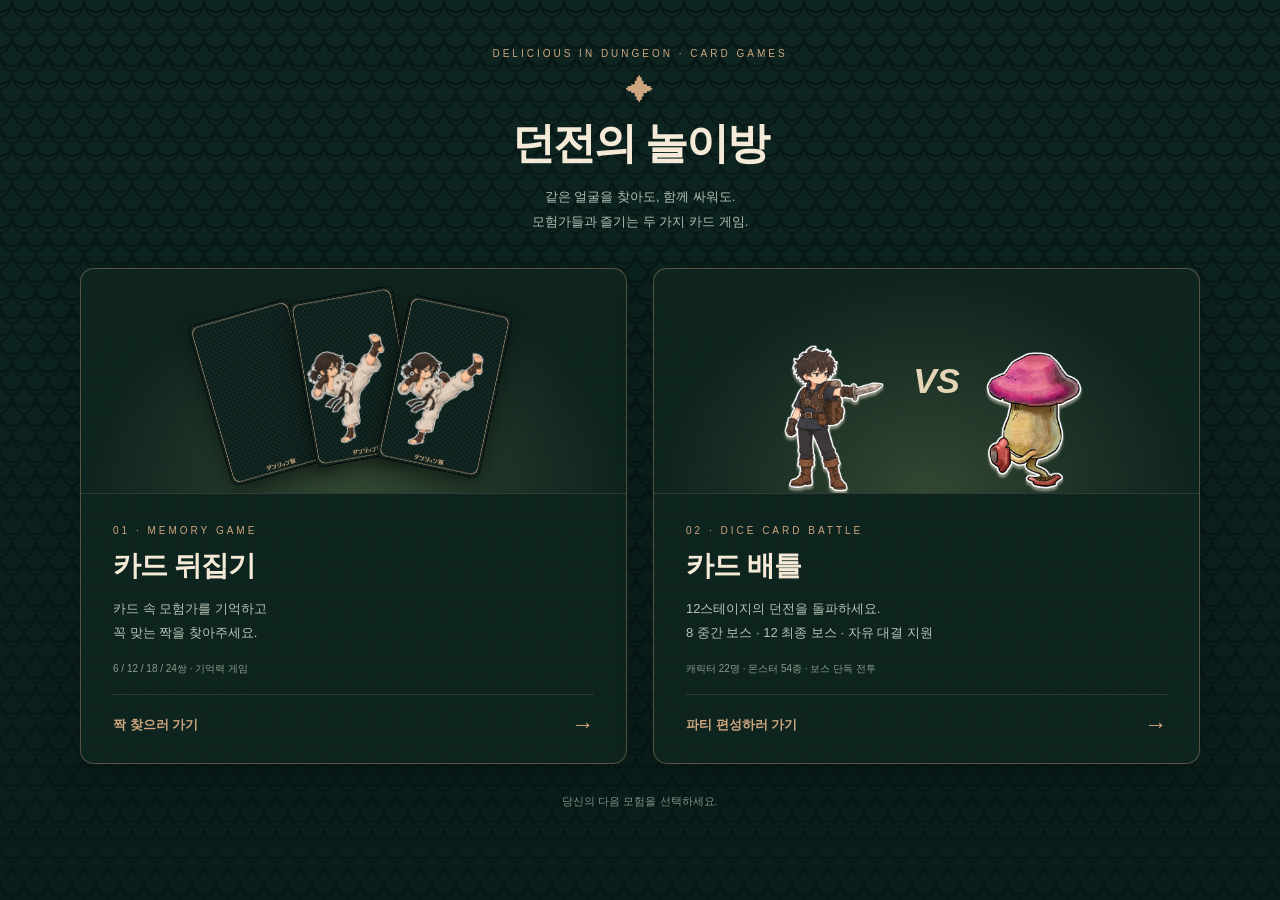
<file: index.html>
<!doctype html>
<html lang="ko"><head><meta charset="utf-8"><meta name="viewport" content="width=device-width, initial-scale=1"><title>던전의 놀이방 · 카드 게임</title><link rel="stylesheet" href="battle.css"></head>
<body class="portal-body"><main class="portal">
<header class="portal-heading"><p class="overline">DELICIOUS IN DUNGEON · CARD GAMES</p><span class="portal-emblem" aria-hidden="true">✦</span><h1>던전의 놀이방</h1><p>같은 얼굴을 찾아도, 함께 싸워도.<br>모험가들과 즐기는 두 가지 카드 게임.</p></header>
<div class="mode-grid">
<a href="memory.html" class="mode-card memory-mode"><div class="mode-visual"><div class="mini-back"></div><div class="mini-card"><img src="cha/한별.png" alt="한별"></div><div class="mini-card second"><img src="cha/한별.png" alt=""></div></div><div class="mode-copy"><span class="overline">01 · MEMORY GAME</span><h2>카드 뒤집기</h2><p>카드 속 모험가를 기억하고<br>꼭 맞는 짝을 찾아주세요.</p><span class="mode-tags">6 / 12 / 18 / 24쌍 · 기억력 게임</span><strong>짝 찾으러 가기 <span>→</span></strong></div></a>
<a href="battle.html?v=monster-stages-1" class="mode-card battle-mode"><div class="mode-visual battle-visual"><img class="portal-hero" src="cha/더스.png" alt="더스"><span class="portal-vs">VS</span><img class="portal-monster" src="mon/걷는버섯.png" alt="걷는버섯"></div><div class="mode-copy"><span class="overline">02 · DICE CARD BATTLE</span><h2>카드 배틀</h2><p>12스테이지의 던전을 돌파하세요.<br>8 중간 보스 · 12 최종 보스 · 자유 대결 지원</p><span class="mode-tags">캐릭터 22명 · 몬스터 54종 · 보스 단독 전투</span><strong>파티 편성하러 가기 <span>→</span></strong></div></a>
</div><footer class="portal-footer">당신의 다음 모험을 선택하세요.</footer></main></body></html>
</file>
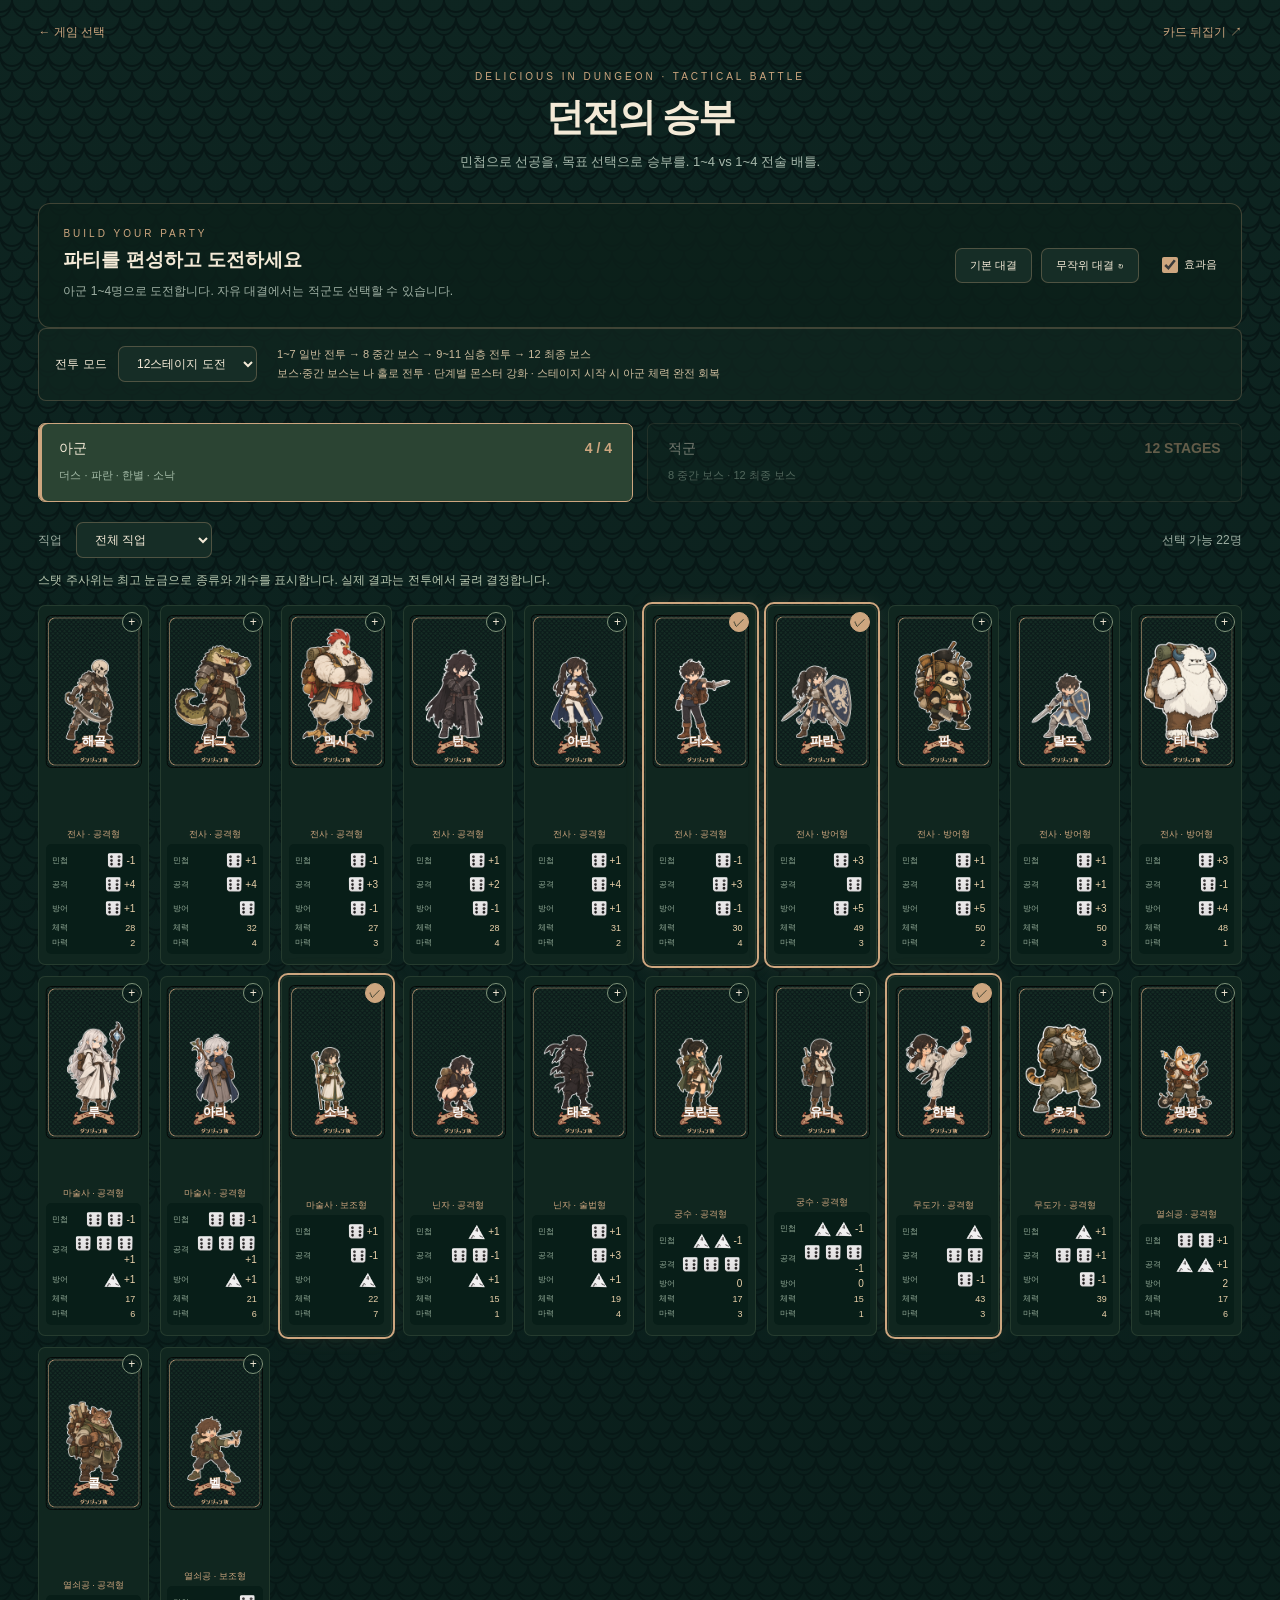
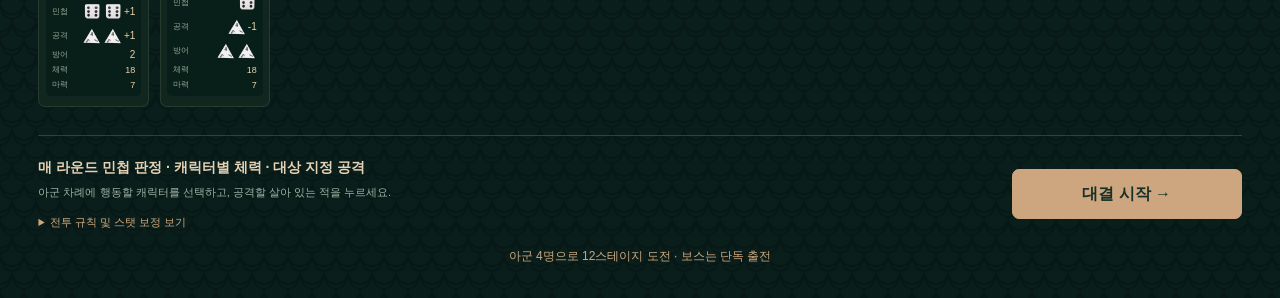
<file: battle.html>
<!doctype html>
<html lang="ko"><head><meta charset="utf-8"><meta name="viewport" content="width=device-width,initial-scale=1"><title>던전의 승부 · 카드 배틀</title><link rel="stylesheet" href="battle.css?v=monster-stages-1"><script src="battle-data.js?v=monster-stages-1" defer></script><script src="battle-engine.js?v=monster-stages-1" defer></script><script src="battle-audio.js" defer></script><script src="battle.js?v=monster-stages-1" defer></script></head>
<body class="battle-body">
<section id="party-setup" class="party-setup">
<nav class="site-nav"><a href="index.html">← 게임 선택</a><a href="memory.html">카드 뒤집기 ↗</a></nav>
<header class="page-heading"><p class="overline">DELICIOUS IN DUNGEON · TACTICAL BATTLE</p><h1>던전의 승부</h1><p>민첩으로 선공을, 목표 선택으로 승부를. 1~4 vs 1~4 전술 배틀.</p></header>
<section class="party-config"><div><p class="overline">BUILD YOUR PARTY</p><h2>파티를 편성하고 도전하세요</h2><p class="muted">아군 1~4명으로 도전합니다. 자유 대결에서는 적군도 선택할 수 있습니다.</p></div><div class="config-actions"><button id="default-party">기본 대결</button><button id="random-party">무작위 대결 ↻</button><label><input id="battle-sound" type="checkbox" checked> 효과음</label></div></section>
<div class="campaign-config"><label>전투 모드 <select id="battle-mode"><option value="campaign">12스테이지 도전</option><option value="free">자유 대결</option></select></label><p id="campaign-note">1~7 일반 전투 → 8 중간 보스 → 9~11 심층 전투 → 12 최종 보스<br>보스·중간 보스는 나 홀로 전투 · 단계별 몬스터 강화 · 스테이지 시작 시 아군 체력 완전 회복</p></div>
<div class="team-selectors"><button id="edit-ally" class="active" aria-pressed="true">아군 <strong id="ally-count">0 / 4</strong><span id="ally-selected"></span></button><button id="edit-enemy" aria-pressed="false">적군 <strong id="enemy-count">0 / 4</strong><span id="enemy-selected"></span></button></div>
<div class="party-filter"><label>직업 <select id="party-filter"><option value="all">전체 직업</option></select></label><span id="roster-count"></span></div>
<p class="dice-legend">스탯 주사위는 최고 눈금으로 종류와 개수를 표시합니다. 실제 결과는 전투에서 굴려 결정합니다.</p>
<div id="roster" class="roster" aria-label="캐릭터 선택"></div>
<section class="launch-panel"><div><strong>매 라운드 민첩 판정 · 캐릭터별 체력 · 대상 지정 공격</strong><p>아군 차례에 행동할 캐릭터를 선택하고, 공격할 살아 있는 적을 누르세요.</p><details><summary>전투 규칙 및 스탯 보정 보기</summary><p>민첩을 매 라운드 굴려 낮은 순서로 행동합니다. 동률은 무작위입니다. 공격자의 민첩 결과가 대상보다 3 이상 낮으면 연속공격합니다. 두 번째 공격력은 새로 굴리지만 방어는 첫 방어의 잔여값만 사용합니다. 방어보다 약한 공격은 체력 피해 0입니다. 사망한 캐릭터는 행동하지 못하며, 적을 모두 쓰러뜨리면 승리합니다.</p><p>캐릭터별 보정은 기본값에서 민첩·공격·방어 ±1, 체력 ±3, 마력 ±1 범위로 고정 생성됩니다. 궁수의 방어력 0은 유지됩니다. 마력은 표시만 하며 스킬은 추후 추가됩니다. 몬스터는 mon 폴더의 이미지로 구성합니다. 중간 보스와 보스는 단독으로만 전투합니다. 12스테이지 도전은 8스테이지에 중간 보스, 12스테이지에 최종 보스가 등장하며, 스테이지 시작 시 아군 체력을 완전히 회복합니다.</p></details></div><button id="begin-battle" class="gold-button">대결 시작 →</button></section><p id="setup-feedback" role="status" class="feedback"></p>
</section>
<main id="arena" class="arena duel-arena" hidden>
<header class="arena-header"><button id="back-to-party">← 팀 편성</button><div><span class="overline">TACTICAL CARD BATTLE</span><h1 id="encounter-title">던전의 대결</h1></div><label class="auto-label"><input type="checkbox" id="auto-battle"> 자동 진행</label></header>
<div id="turn-order" class="turn-order" aria-label="이번 라운드 행동 순서"></div>
<section class="battlefield" aria-label="전투 필드"><div class="team ally-team"><div class="team-heading"><div><span class="overline">YOUR PARTY</span><h2>아군 파티</h2></div><span id="ally-hp-label" class="hp-value"></span></div><div id="ally-lineup" class="lineup"></div></div><div class="versus"><span id="round-label">ROUND 01</span><b>VS</b><span class="crossed-swords">⚔</span></div><div class="team enemy-team"><div class="team-heading"><div><span class="overline">ENEMY PARTY</span><h2>적군 파티</h2></div><span id="enemy-hp-label" class="hp-value"></span></div><div id="enemy-lineup" class="lineup"></div></div></section>
<div class="battle-announcement visually-hidden"><span id="phase-label"></span><p id="round-message" role="status" aria-live="polite"></p></div>
<section class="duel-controls"><div><p class="overline">SELECT YOUR TARGET</p><p id="turn-prompt"></p></div><button id="select-actor" class="gold-button">행동 캐릭터 선택</button><span class="skill-note">마력·스킬 업데이트 예정</span></section>
<details class="combat-log"><summary>전투 기록 <span id="log-last">대결을 시작합니다.</span></summary><ol id="log-list"></ol></details>
</main>
<dialog id="battle-result" aria-labelledby="battle-result-title"><p id="result-kicker" class="overline"></p><h2 id="battle-result-title"></h2><p id="battle-result-description"></p><button id="continue-battle" class="gold-button">같은 팀으로 재대결</button><button id="result-party" class="text-button">팀 다시 편성하기</button></dialog>
</body></html>
</file>
<file: battle.css>
:root{color-scheme:dark;--ink:#0b1e1c;--panel:#142e28;--gold:#cda67f;--paper:#f4ead7;--muted:#9eafa3;font-family:'Malgun Gothic','Apple SD Gothic Neo',sans-serif;background:var(--ink);color:var(--paper)}
*{box-sizing:border-box}body{margin:0;min-height:100vh;background-color:#102824;background-image:linear-gradient(#0b201c66,#071a17bb),url("data:image/svg+xml,%3Csvg xmlns='http://www.w3.org/2000/svg' width='48' height='36' viewBox='0 0 48 36'%3E%3Cg fill='none' stroke='%23061213' stroke-width='2'%3E%3Cpath d='M-12 0a12 12 0 0 0 24 0m0 0a12 12 0 0 0 24 0m0 0a12 12 0 0 0 24 0M-12 0a12 17 0 0 0 24 0m0 0a12 17 0 0 0 24 0m0 0a12 17 0 0 0 24 0M0 18a12 12 0 0 0 24 0m0 0a12 12 0 0 0 24 0M0 18a12 17 0 0 0 24 0m0 0a12 17 0 0 0 24 0'/%3E%3C/g%3E%3C/svg%3E")}
[hidden]{display:none!important}button,input,select{font:inherit}a{color:inherit;text-decoration:none}button,select{border:1px solid #cda67f50;border-radius:7px;background:#162d26;color:var(--paper);padding:9px 14px;cursor:pointer}button:hover{border-color:var(--gold);background:#294537}button:disabled{opacity:.45;cursor:default}button:focus-visible,a:focus-visible,select:focus-visible{outline:3px solid #ffe3a4;outline-offset:4px}input[type=checkbox]{accent-color:var(--gold);width:16px;height:16px;vertical-align:middle;cursor:pointer}h1,h2,p{margin:0}.overline{font-size:10px;letter-spacing:3px;color:var(--gold)}.muted{color:var(--muted);font-size:12px;line-height:1.8}.gold-button{background:var(--gold);color:#173129;border-color:var(--gold);font-weight:700;min-height:50px;display:inline-flex;gap:30px;align-items:center;justify-content:center}.gold-button:hover{background:#e6c6a2;color:#12271f}.gold-button span{font-size:23px}.text-button{border:0;background:transparent;color:var(--muted);display:block;margin:14px auto 0;font-size:12px}.site-nav{display:flex;justify-content:space-between;font-size:12px;color:var(--gold);margin-bottom:30px}
/* A shared entrance for both games. */
.portal{max-width:1120px;width:92%;margin:auto;padding:48px 0 25px}.portal-heading{text-align:center}.portal-emblem{display:block;font-size:28px;color:var(--gold);margin:16px 0 8px}.portal-heading h1{font-size:43px;letter-spacing:-2px}.portal-heading>p:last-child{font-size:13px;line-height:1.9;color:#afc0b3;margin-top:12px}.mode-grid{display:grid;grid-template-columns:1fr 1fr;gap:26px;margin-top:34px}.mode-card{overflow:hidden;border-radius:14px;border:1px solid #cda67f60;background:#10251feb;transition:transform .2s,border-color .2s;box-shadow:0 15px 40px #0003}.mode-card:hover{transform:translateY(-5px);border-color:var(--gold)}.mode-visual{height:225px;background:radial-gradient(ellipse at bottom,#61734d70,transparent 70%);position:relative;border-bottom:1px solid #cda67f30;overflow:hidden}.mini-card,.mini-back{position:absolute;top:24px;width:105px;height:167px;border-radius:7px;background:url('card_back.png') center/100% 100%;box-shadow:0 6px 20px #0007;left:calc(50% - 52px);transform:rotate(-10deg)}.mini-back{transform:translateX(-94px) rotate(-16deg);top:40px}.mini-card img{width:100%;height:90%;object-fit:contain}.mini-card.second{transform:translateX(90px) rotate(12deg);top:34px}.battle-visual{display:flex;align-items:flex-end;justify-content:center;gap:5px}.portal-hero{height:220px;width:155px;object-fit:contain;filter:drop-shadow(0 3px 1px #f4ead780)}.portal-monster{height:195px;width:135px;object-fit:contain;filter:drop-shadow(0 3px 1px #f4ead780)}.portal-vs{font-size:35px;font-weight:900;font-style:italic;color:#e5d4b6;align-self:center}.mode-copy{padding:26px 32px 25px}.mode-copy h2{font-size:28px;margin:9px 0 12px;letter-spacing:-1px}.mode-copy p{color:#b7c4b7;font-size:13px;line-height:1.8}.mode-tags{display:block;color:#899f8d;font-size:10px;margin:18px 0}.mode-copy>strong{display:flex;justify-content:space-between;align-items:center;border-top:1px solid #cda67f30;padding-top:16px;font-size:13px;color:var(--gold)}.mode-copy>strong span{font-size:23px}.portal-footer{text-align:center;color:#7e9688;font-size:11px;margin-top:30px}
/* Preparation: select the adventurers using their imported statistics. */
.party-setup{max-width:1320px;width:94%;margin:auto;padding:24px 0 32px}.page-heading{text-align:center;margin:10px 0 32px}.page-heading h1{font-size:38px;letter-spacing:-2px;margin:10px 0}.page-heading>p:last-child{font-size:13px;color:#a7b9ac}.party-config{display:flex;justify-content:space-between;align-items:center;gap:20px;padding:24px;background:#0c201bd9;border:1px solid #cda67f45;border-radius:12px}.party-config h2{font-size:19px;margin:8px 0}.party-config h2 span{font-size:14px;color:var(--gold);margin-left:12px}.config-actions{display:flex;gap:9px;align-items:center;flex-wrap:wrap;justify-content:flex-end;font-size:11px}.config-actions label{white-space:nowrap;margin-left:10px}.party-filter{display:flex;align-items:center;justify-content:space-between;margin:20px 0 14px;font-size:12px;color:var(--muted)}.party-filter select{margin-left:10px;font-size:12px}.roster{display:grid;grid-template-columns:repeat(10,minmax(0,1fr));gap:11px}.roster-card{position:relative;overflow:hidden;aspect-ratio:606/968;padding:0;border:1px solid #667a5e40;background:url('card_back.png') center/100% 100%;border-radius:7px;transition:transform .15s}.roster-card:hover{transform:translateY(-3px)}.roster-card.selected{outline:2px solid var(--gold);outline-offset:1px;box-shadow:0 0 20px #cda67f25}.roster-card img{position:absolute;top:0;left:5%;width:90%;height:79%;object-fit:contain}.selection-tick{position:absolute;top:6px;right:6px;border-radius:50%;width:20px;height:20px;display:grid;place-items:center;background:#091d1bcc;border:1px solid #80957b;font-size:12px;z-index:1}.selected .selection-tick{background:var(--gold);color:#15251c;border-color:var(--gold)}.roster-name{position:absolute;bottom:16%;width:100%;left:0;font-size:13px;color:#fff;text-shadow:0 2px 3px #000}.roster-stats{position:absolute;bottom:5.5%;width:100%;left:0;font-size:9px;background:#081c19d9;padding:5px 0;color:#e7c49d;white-space:nowrap}.launch-panel{display:flex;justify-content:space-between;gap:25px;align-items:center;border-top:1px solid #cda67f40;margin-top:28px;padding-top:22px}.launch-panel strong{font-size:14px;color:#e6d2b5}.launch-panel p{font-size:11px;color:#9fb2a3;line-height:1.8;margin-top:6px}.launch-panel details{font-size:11px;color:var(--gold);margin-top:12px}.launch-panel summary{cursor:pointer}.launch-panel .gold-button{flex-shrink:0;min-width:230px}.feedback{text-align:center;color:var(--gold);font-size:12px;margin-top:18px;min-height:18px}
/* The arena uses the whole viewport, with opposing parties and a shared roll. */
.in-battle{overflow:hidden}.arena{height:100dvh;max-width:1600px;margin:auto;padding:16px 30px;display:grid;grid-template-rows:auto auto minmax(0,1fr) auto auto auto;gap:14px}.arena-header{display:flex;justify-content:space-between;align-items:center}.arena-header>div{text-align:center}.arena-header h1{font-size:24px;margin-top:5px;letter-spacing:-1px}.arena-header>button{font-size:11px}.auto-label{font-size:12px;color:#c0c9b6;min-width:110px;text-align:right}.encounter-track{display:flex;align-items:center;justify-content:center;gap:12px;font-size:10px;color:#5f7b6c}.encounter-track i{width:50px;height:1px;background:#58715b66}.encounter-track .current{color:var(--gold)}.encounter-track .passed{color:#c5d9b5}.battlefield{display:grid;grid-template-columns:minmax(0,1fr) 115px minmax(0,1fr);gap:20px;align-items:stretch;min-height:0;padding-top:8px}.team{display:flex;flex-direction:column;min-width:0;min-height:0}.team-heading{display:flex;justify-content:space-between;align-items:center;gap:8px}.team-heading .overline{font-size:8px;letter-spacing:2px}.team-heading h2{font-size:16px;margin-top:5px}.hp-value{font-size:13px;font-weight:bold;color:#eee5cf;font-variant-numeric:tabular-nums}.hp-track{height:8px;background:#091b18;border:1px solid #bdd19530;border-radius:5px;margin:12px 0 0;overflow:hidden}.hp-track>div{height:100%;background:linear-gradient(90deg,#507f5a,#b6cd85);transition:width .5s}.hp-track.enemy>div{background:linear-gradient(90deg,#8c3334,#ce7a63)}.lineup{display:flex;justify-content:center;align-items:stretch;gap:0;flex:1;min-height:0;margin-top:10px;border-bottom:1px solid #cda67f30}.fighter{position:relative;min-width:0;flex:1;display:flex;flex-direction:column;justify-content:flex-end;align-items:center;padding-top:24px}.fighter img{min-height:0;flex:1;object-fit:contain;max-width:100%;width:100%;filter:drop-shadow(1px 1px 0 #f2e2c780) drop-shadow(-1px -1px 0 #f2e2c780) drop-shadow(0 7px 5px #0005)}.fighter-name{position:relative;z-index:1;text-align:center;background:#0a1b17e8;border:1px solid #72826170;border-radius:5px;padding:4px 8px;font-size:12px;margin-top:-5px;max-width:100%;white-space:nowrap}.fighter-stats{font-size:9px;line-height:1.5;color:#d7c09c;text-align:center;padding:7px 0;min-height:28px}.enemy-team .fighter img{max-width:230px}.enemy-team .fighter-name{border-color:#bb766070}.roll-float{position:absolute;top:4px;left:50%;transform:translateX(-50%) translateY(8px);white-space:nowrap;padding:6px 9px;font-size:12px;font-weight:bold;background:#d4b06c;color:#15271d;clip-path:polygon(8% 0,92% 0,100% 50%,92% 100%,8% 100%,0 50%);opacity:0;transition:opacity .2s,transform .2s;z-index:2}.has-roll .roll-float{opacity:1;transform:translateX(-50%) translateY(0)}.versus{display:flex;flex-direction:column;align-items:center;justify-content:center;gap:12px}.versus>span:first-child{font-size:9px;letter-spacing:2px;color:var(--gold)}.versus b{font-size:55px;font-weight:900;font-style:italic;color:#f3ecd8;text-shadow:0 3px 0 #0005}.crossed-swords{font-size:38px;color:var(--gold);opacity:.7}.resolution{display:grid;grid-template-columns:1fr 1.3fr 1fr;gap:18px;align-items:center;border-top:1px solid #cda67f40;border-bottom:1px solid #cda67f40;padding:14px 18px;background:#0a1b17b3}.power{display:flex;justify-content:center;gap:28px}.power>div{display:flex;flex-direction:column;align-items:center}.power span{font-size:9px;color:#bcb89e;white-space:nowrap}.power strong{font-size:38px;font-variant-numeric:tabular-nums;line-height:1.2}.ally-power strong{color:#e4d19f}.enemy-power strong{color:#d8927e}.round-status{text-align:center}.round-status>span{font-size:13px;color:var(--gold);font-weight:bold}.round-status p{font-size:11px;color:#a1b4a6;line-height:1.7;margin-top:6px}.command-area{display:grid;grid-template-columns:1fr 2.4fr 1fr;gap:24px;align-items:center}.command-title p{font-size:17px;margin-top:8px}.tactics{display:grid;grid-template-columns:repeat(3,minmax(0,1fr));gap:12px}.tactic-card{display:flex;flex-direction:column;align-items:center;padding:10px 8px 12px;gap:4px;border-radius:9px;background:linear-gradient(160deg,#294337,#10271f);border-color:#cda67f66;transition:transform .15s}.tactic-card:hover:not(:disabled){transform:translateY(-4px);background:#304d3c}.tactic-icon{font-size:21px;color:var(--gold)}.tactic-card strong{font-size:14px}.tactic-card small{font-size:9px;color:#91aa96}.tactic-bonus{font-size:12px;color:#e9cf9e;border-top:1px solid #cda67f33;margin-top:4px;padding-top:6px}.tactic-assault{border-bottom:3px solid #b9634f}.tactic-balanced{border-bottom:3px solid #cda67f}.tactic-guard{border-bottom:3px solid #6c93a8}.deck-mark{display:flex;flex-direction:column;align-items:center;gap:7px;color:#a5b59c}.deck-mark>span{font-size:27px;color:var(--gold)}.deck-mark strong{font-size:11px}.deck-mark small{font-size:9px;color:#6e8b79}.combat-log{font-size:10px;color:#82998a;position:relative}.combat-log summary{cursor:pointer;display:flex;gap:20px;align-items:center}.combat-log summary span{overflow:hidden;text-overflow:ellipsis;white-space:nowrap}.combat-log ol{position:absolute;bottom:20px;left:0;right:0;max-height:200px;overflow:auto;border:1px solid #cda67f66;background:#0c201bf5;padding:20px 30px;color:#b4c6b7;line-height:2;z-index:10;border-radius:7px}.rolling .fighter img{animation:roll-bob .15s infinite alternate}.rolling .power strong{animation:pulse .15s infinite alternate}dialog{width:min(460px,90%);padding:36px;border:1px solid var(--gold);border-radius:15px;background:#122c24;color:var(--paper);text-align:center;box-shadow:0 20px 100px #0008}dialog::backdrop{background:#031410c9;backdrop-filter:blur(5px)}dialog h2{font-size:27px;letter-spacing:-1px;margin:15px 0}dialog>p:not(.overline){font-size:13px;line-height:1.8;color:#b3c2ae;margin-bottom:25px}dialog .gold-button{width:100%}@keyframes roll-bob{from{transform:translateY(0)}to{transform:translateY(-4px)}}@keyframes pulse{to{opacity:.3}}
@media(min-width:1600px){.arena{padding-top:24px;padding-bottom:24px;gap:20px}.tactic-card{padding:16px}.fighter-name{font-size:15px}.fighter-stats{font-size:11px}}
@media(max-width:1000px){.roster{grid-template-columns:repeat(7,minmax(0,1fr))}.party-config{align-items:flex-start;flex-direction:column}.config-actions{justify-content:flex-start}.arena{padding:12px 16px;gap:12px}.battlefield{grid-template-columns:minmax(0,1fr) 65px minmax(0,1fr);gap:10px}.versus b{font-size:38px}.crossed-swords{font-size:28px}.command-area{grid-template-columns:1fr 3fr}.deck-mark{display:none}.power{gap:18px}.fighter-name{font-size:10px;padding:4px}.fighter-stats{font-size:8px}.roll-float{font-size:10px;padding:4px}.portal{padding-top:30px}.mode-copy{padding:22px}}
@media(max-width:650px){.portal{width:90%;padding-top:28px}.portal-heading h1{font-size:32px}.portal-heading .overline{font-size:8px;letter-spacing:2px}.portal-emblem{margin-top:10px}.mode-grid{grid-template-columns:1fr;gap:18px}.mode-visual{height:190px}.mini-card,.mini-back{width:87px;height:139px}.mini-back{transform:translateX(-70px) rotate(-16deg)}.mini-card.second{transform:translateX(70px) rotate(12deg)}.portal-hero{height:185px}.portal-monster{height:160px}.mode-copy h2{font-size:24px}.mode-copy p br{display:none}.mode-copy p{font-size:12px}.mode-tags{margin:12px 0}.party-setup{padding-top:18px}.page-heading h1{font-size:31px}.page-heading>p:last-child{font-size:11px;line-height:1.7}.page-heading .overline{font-size:8px;letter-spacing:2px}.party-config{padding:16px}.party-config h2{font-size:16px}.party-config .muted{font-size:10px}.config-actions{font-size:10px}.config-actions button{font-size:10px;padding:8px}.roster{grid-template-columns:repeat(4,minmax(0,1fr));gap:9px}.roster-name{font-size:11px}.roster-stats{font-size:8px;letter-spacing:-.5px}.launch-panel{flex-direction:column;align-items:stretch;gap:15px}.site-nav{margin-bottom:20px;font-size:11px}.launch-panel .gold-button{width:100%}.arena{padding:10px 10px max(10px,env(safe-area-inset-bottom));gap:10px;grid-template-rows:auto auto minmax(0,1fr) auto auto auto}.arena-header .overline{font-size:7px;letter-spacing:1px}.arena-header h1{font-size:18px}.arena-header>button{font-size:9px;padding:7px}.auto-label{font-size:10px;min-width:0}.encounter-track{font-size:8px;gap:6px}.encounter-track i{width:18px}.battlefield{grid-template-columns:minmax(0,1fr) 35px minmax(0,1fr);gap:6px;padding-top:0}.team-heading{flex-wrap:wrap;gap:4px}.team-heading h2{font-size:12px}.team-heading .overline{font-size:6px;letter-spacing:1px}.hp-value{font-size:10px}.hp-track{margin-top:7px;height:6px}.lineup{flex-wrap:wrap;gap:5px;margin-top:7px}.ally-team .fighter{flex:0 0 calc(50% - 3px);height:calc(50% - 3px);padding-top:17px}.enemy-team .fighter{padding-top:18px}.enemy-team .fighter img{max-height:80%}.fighter-name{font-size:9px;padding:2px 5px}.fighter-stats{font-size:6px;padding:3px 0;min-height:18px}.versus b{font-size:25px}.versus>span:first-child{font-size:6px;letter-spacing:0}.crossed-swords{font-size:23px}.roll-float{font-size:8px;padding:3px;top:0}.resolution{grid-template-columns:1fr 1fr;padding:8px;gap:8px}.power{gap:24px}.power strong{font-size:27px}.power span{font-size:8px}.round-status{grid-column:1/-1;grid-row:2;border-top:1px solid #cda67f30;padding-top:6px}.round-status>span{font-size:10px}.round-status p{font-size:9px;line-height:1.4;margin-top:3px}.command-area{display:block}.command-title{display:none}.tactics{gap:7px}.tactic-card{padding:7px 3px;gap:2px}.tactic-icon{font-size:18px}.tactic-card strong{font-size:12px}.tactic-card small{font-size:7px}.tactic-bonus{font-size:10px;padding-top:4px}.combat-log{font-size:8px}.combat-log summary{gap:10px}.combat-log summary span{max-width:70%}}
@media(max-height:600px) and (min-width:651px){.arena{gap:8px;padding:8px 20px}.arena-header h1{font-size:18px}.arena-header .overline{display:none}.tactic-card{padding:6px;gap:2px}.tactic-card small,.deck-mark,.command-title .overline{display:none}.tactic-icon{font-size:16px}.tactic-bonus{font-size:10px;padding-top:3px}.tactic-card strong{font-size:12px}.resolution{padding:7px}.power strong{font-size:28px}.fighter-name{font-size:9px}.fighter-stats{font-size:7px;min-height:20px;padding:3px}.roll-float{font-size:8px;padding:3px}.fighter{padding-top:18px}.encounter-track{font-size:8px}.hp-track{margin-top:6px}.team-heading h2{font-size:12px}.team-heading .overline{font-size:6px}}
@media(prefers-reduced-motion:reduce){*,*::before,*::after{animation:none!important;transition:none!important}}
/* Individual-target battle, v2. */
.team-selectors{display:grid;grid-template-columns:1fr 1fr;gap:14px;margin:22px 0 16px}.team-selectors>button{text-align:left;padding:16px 20px;background:#10251fd9;font-size:14px;border:1px solid #cda67f40}.team-selectors>button.active{border-color:var(--gold);background:#2b4433;box-shadow:inset 3px 0 var(--gold)}.team-selectors strong{float:right;color:var(--gold)}.team-selectors span{display:block;font-size:11px;color:#a5bca8;margin-top:10px;min-height:17px}.job-card{aspect-ratio:auto;height:265px}.job-card>img{height:58%;top:-2%;object-fit:contain}.roster-info{position:absolute;bottom:6%;left:6%;right:6%;display:flex;flex-direction:column;align-items:center;gap:4px}.roster-info>strong{font-size:14px}.job-label{font-size:9px;color:var(--gold)}.unit-stats{display:grid;grid-template-columns:1fr 1fr;width:100%;gap:4px 5px;padding:6px;background:#061b16bd;border-radius:5px}.unit-stats>span{display:flex;justify-content:space-between;align-items:center;font-size:9px}.unit-stats small{font-size:8px;color:#91a996}.unit-stats b{color:#ead1aa;font-weight:500}.duel-arena{grid-template-rows:auto auto minmax(0,1fr) auto auto auto}.turn-order{display:flex;justify-content:center;gap:7px;flex-wrap:wrap;min-height:27px}.order-chip{font-size:10px;padding:6px 9px;border-radius:5px;border:1px solid #769b7b60;background:#203c30;color:#b6c8b5}.order-chip.enemy{background:#482c29;border-color:#bd7a6950;color:#ddb8a5}.order-chip.current{border-color:#f1ce8e;box-shadow:0 0 0 1px #e1b97d;color:#fff4db}.order-chip.done{opacity:.3}.duel-fighter{border:1px solid transparent;border-radius:9px;background:transparent;padding:26px 4px 4px;cursor:pointer;transition:border-color .2s,background .2s;overflow:hidden;gap:3px}.duel-fighter:hover{background:#2d493120;border-color:#9db59155}.duel-fighter.acting{border-color:#cda67f80;background:#cda67f08}.duel-fighter.chosen{border-color:#ebce8d;box-shadow:inset 0 0 16px #e3bf7525}.duel-fighter.targetable{border:1px dashed #db8976;background:#bd6e5911}.duel-fighter.targetable:hover{border:1px solid #ffb29d;background:#bf674a35;transform:translateY(-3px)}.duel-fighter:disabled{opacity:1;cursor:default}.duel-fighter.dead{opacity:.32;filter:grayscale(1);border-color:#61776533}.duel-fighter .fighter-name{font-size:12px;padding:3px 7px;margin-top:0}.unit-initiative{position:absolute;top:4px;left:50%;transform:translateX(-50%);white-space:nowrap;font-size:10px;padding:4px 9px;color:#e1c38e;background:#152e25e6;border:1px solid #cda67f60;border-radius:5px}.acting .unit-initiative{background:var(--gold);color:#14251a}.fighter-job{font-size:8px;color:#a8b79a;flex-shrink:0}.unit-health{display:block;width:90%;height:5px;background:#04140f;border-radius:4px;overflow:hidden;flex-shrink:0;margin-top:3px}.unit-health i{display:block;height:100%;background:#b5cf83;transition:width .3s}.enemy-team .unit-health i{background:#d88e78}.unit-hp{font-size:10px;line-height:1.2;color:#e2d6ba;flex-shrink:0}.duel-fighter .fighter-stats{font-size:9px;padding:2px 0;min-height:0;flex-shrink:0}.unit-mana{font-size:7px;color:#809eaa;flex-shrink:0}.duel-controls{display:flex;align-items:center;justify-content:space-between;gap:20px;padding:12px 8px}.duel-controls>div>p:last-child{font-size:12px;margin-top:8px;color:#c8d0b9}.duel-controls .gold-button{font-size:13px;min-height:45px;min-width:210px}.skill-note{font-size:10px;color:#738d7e}.duel-arena .resolution .power strong{font-size:32px}.duel-arena .lineup{gap:7px;border-bottom:0}.duel-arena .enemy-team .fighter img{max-width:100%}
@media(max-width:1000px){.job-card{height:250px}.duel-fighter .fighter-name{font-size:10px}.duel-fighter .fighter-stats{font-size:7px}.duel-controls .skill-note{display:none}}
@media(max-width:650px){.team-selectors{gap:8px}.team-selectors>button{padding:12px;font-size:12px}.team-selectors span{font-size:9px;line-height:1.7}.job-card{height:225px}.roster-info{left:5%;right:5%;gap:3px}.roster-info>strong{font-size:11px}.unit-stats{gap:4px;padding:5px}.unit-stats>span{font-size:8px}.unit-stats small{font-size:7px}.job-label{font-size:7px}.turn-order{gap:4px}.order-chip{font-size:8px;padding:4px 6px}.duel-arena .lineup{gap:5px;flex-wrap:wrap}.duel-arena .lineup .duel-fighter{flex:0 0 calc(50% - 3px);height:calc(50% - 3px);padding:18px 2px 3px;gap:1px}.duel-arena .lineup.single .duel-fighter{height:100%;flex-basis:100%}.duel-fighter .unit-initiative{font-size:7px;padding:2px 5px;top:2px}.duel-fighter .fighter-name{font-size:9px;padding:2px 4px}.fighter-job{font-size:6px}.unit-health{height:4px;margin-top:1px}.unit-hp{font-size:8px}.duel-fighter .fighter-stats{font-size:6px;padding:1px 0}.unit-mana{display:none}.duel-controls{flex-direction:column;gap:8px;align-items:stretch;padding:0}.duel-controls .overline{display:none}.duel-controls>div>p:last-child{font-size:10px;margin-top:0;text-align:center}.duel-controls .gold-button{min-height:36px;padding:7px;font-size:11px}.duel-arena .resolution{padding:7px;gap:5px}.duel-arena .resolution .power strong{font-size:25px}.duel-arena .battlefield{gap:4px}.duel-arena .versus b{font-size:23px}}
@media(max-height:600px) and (min-width:651px){.duel-controls{padding:3px}.duel-controls .overline,.skill-note{display:none}.duel-controls>div>p:last-child{margin-top:0;font-size:10px}.duel-controls .gold-button{min-height:30px;padding:5px}.duel-fighter{padding-top:18px;gap:1px}.duel-fighter .fighter-name{font-size:8px}.fighter-job,.unit-mana{display:none}.unit-initiative{font-size:8px;padding:2px 5px}.unit-hp{font-size:8px}.unit-health{height:4px}.duel-arena .resolution .power strong{font-size:23px}}

/* Shared card artwork and graphical stat formulas. */
.dice-stat{display:inline-flex;align-items:center;justify-content:flex-end;gap:1px;white-space:nowrap;vertical-align:middle}.dice-stat .stat-die{position:static!important;display:inline-block!important;width:20px!important;height:20px!important;max-width:none!important;object-fit:contain!important;filter:none!important;transform:none!important;margin:0!important;flex-shrink:0}.dice-bonus,.fixed-stat{font-size:10px!important;color:#f4ddaf}.unit-stats>span{min-width:0}.unit-stats{grid-template-columns:1fr}.job-card{height:360px}.job-card .roster-info{bottom:4%;gap:3px}.job-card .roster-info>strong{display:none}.battle-card-art{position:relative;display:block;aspect-ratio:606/968;background:url('card_back.png') center/100% 100% no-repeat;overflow:hidden;flex-shrink:0}.battle-card-mask{position:absolute;inset:0;mask:url('mask.png') center/100% 100% no-repeat;mask-mode:alpha;-webkit-mask:url('mask.png') center/100% 100% no-repeat}.battle-card-mask>img{position:absolute!important;top:2.74616%!important;left:0!important;width:100%!important;height:auto!important;max-width:none!important;transform:scale(.9)!important;transform-origin:top center;object-fit:contain!important;margin:0!important;filter:none!important}.battle-card-ribbon{position:absolute!important;width:44%!important;height:auto!important;left:28%!important;bottom:9%!important;top:auto!important;transform:none!important;margin:0!important}.battle-card-name{position:absolute;left:10%;right:10%;bottom:12.05%;text-align:center;white-space:nowrap;color:white;font-size:clamp(9px,1.2vw,24px);font-weight:900;-webkit-text-stroke:1px #cda67f;paint-order:stroke fill;text-shadow:0 1px 2px #633c2a}.job-card>.battle-card-art{width:100%;height:53%;background-size:contain}.job-card .battle-card-mask{width:calc(53% * 360px * 606 / 968);max-width:100%;left:50%;transform:translateX(-50%)}.job-card>.battle-card-art{width:120px;height:auto;margin:0 auto}.duel-fighter>.battle-card-art{height:calc(100% - 105px);max-width:100%;width:auto;min-height:30px}.duel-fighter .fighter-stats{display:flex;align-items:center;justify-content:center;gap:3px;flex-wrap:wrap}.fighter-stats .stat-die{width:17px!important;height:17px!important}.job-card .battle-card-mask{inset:0;width:auto;transform:none}.dice-total{font-size:14px;color:#fff4cf}
@media(max-width:650px){.job-card{height:330px}.job-card>.battle-card-art{width:105px}.dice-stat .stat-die{width:18px!important;height:18px!important}.duel-fighter>.battle-card-art{height:calc(100% - 65px)}.fighter-stats .stat-die{width:12px!important;height:12px!important}.fighter-stats .dice-bonus,.fighter-stats .fixed-stat{font-size:8px!important}.duel-fighter .fighter-stats{gap:1px}.battle-card-name{font-size:9px}}

.duel-arena{grid-template-rows:auto auto minmax(0,1fr) auto auto auto auto}.dice-tray{display:flex;align-items:center;justify-content:center;gap:24px;min-height:0}.dice-tray:empty{display:none}.roll-group{display:flex;align-items:center;gap:8px}.roll-group>small,.shield-carry{font-size:10px;color:#d0c5a4}.roll-dice{display:flex;align-items:center}.rolling-die,.roll-dice .stat-die{width:40px!important;height:40px!important;object-fit:contain}.roll-dice .dice-bonus{font-size:16px!important}@media(max-width:650px){.dice-tray{gap:8px;flex-wrap:wrap}.roll-group{gap:3px}.roll-group>small,.shield-carry{font-size:8px}.rolling-die,.roll-dice .stat-die{width:25px!important;height:25px!important}.roll-dice .dice-total{font-size:11px}}

.dice-legend{font-size:12px;color:#b7c6af;margin:0 0 16px}.fighter-stats .stat-die{width:20px!important;height:20px!important}@media(max-width:650px){.fighter-stats .stat-die{width:12px!important;height:12px!important}.dice-legend{font-size:10px}}

.job-card{background:#10261f}.job-card>.battle-card-art{position:absolute;top:8px;left:50%;transform:translateX(-50%);width:min(120px,calc(100% - 12px));height:auto;margin:0}.job-card .battle-card-name{font-size:12px}.job-card .roster-info{bottom:10px}.job-card .unit-stats{padding:6px}.job-card .job-label{font-size:9px}


/* Combat resolves directly on the two participating cards. */
.visually-hidden{position:absolute!important;width:1px;height:1px;padding:0;margin:-1px;overflow:hidden;clip-path:inset(50%);white-space:nowrap;border:0}.duel-arena{grid-template-rows:auto auto minmax(0,1fr) auto auto}.duel-fighter{padding-top:116px}.duel-fighter>.battle-card-art{height:calc(100% - 100px)}.card-combat-result{position:absolute;top:25px;left:2px;right:2px;min-height:84px;display:flex;align-items:center;flex-direction:column;gap:3px;padding:5px 2px;background:#102a23f5;border:1px solid #80b6cf;border-radius:7px;z-index:4;pointer-events:none}.card-combat-result.attack-result{border-color:#e9b776;background:#3f281cf5}.combat-role{font-size:10px;color:#ffe5bd}.card-result-dice{display:flex;align-items:center;justify-content:center;min-height:23px;max-width:100%}.card-result-dice .dice-stat{justify-content:center;flex-wrap:wrap;white-space:normal}.card-result-dice .stat-die,.card-result-dice .rolling-die{position:static!important;width:23px!important;height:23px!important;max-width:none!important;object-fit:contain!important;transform:none!important;margin:0!important}.card-combat-result .dice-total,.card-combat-result .fixed-stat,.card-combat-result .dice-bonus,.combat-remaining,.combat-impact{font-size:20px!important;line-height:1.1;font-weight:800;color:#fff0ce}.combat-impact{color:#ffad95}.defense-result .combat-remaining{color:#a6dcf3}.blocking{box-shadow:0 0 16px #95dbff80}.taking-damage .battle-card-art{animation:card-hit .35s ease}.unit-health{height:7px}.unit-hp{font-size:13px}@keyframes card-hit{25%{translate:-4px 0;filter:brightness(1.7)}75%{translate:4px 0}}
@media(max-width:650px){.duel-arena .lineup .duel-fighter{padding-top:114px}.duel-fighter>.battle-card-art{height:calc(100% - 62px);min-height:28px}.card-combat-result{top:18px;left:0;right:0;gap:2px;padding:3px 1px;min-height:90px}.combat-role{font-size:8px}.card-result-dice .stat-die,.card-result-dice .rolling-die{width:18px!important;height:18px!important}.unit-hp{font-size:10px}.combat-remaining{letter-spacing:-1px}.combat-impact{letter-spacing:-1px}.unit-health{height:5px}}
@media(prefers-reduced-motion:reduce){.taking-damage .battle-card-art{animation:none}.unit-health i{transition:none}}

.combat-impact{display:flex;align-items:center;gap:3px;white-space:nowrap}.combat-impact>small{font-size:10px;font-weight:500}.combat-impact>b{font-size:20px}.combat-remaining{white-space:nowrap}
.unit-stats .dice-stat{flex:1;min-width:0;flex-wrap:wrap;white-space:normal}.battle-card-name.long-name{font-size:7px!important}

.campaign-config{display:flex;align-items:center;gap:20px;padding:16px;background:#10251fd9;border:1px solid #cda67f40;border-radius:8px}.campaign-config label{font-size:12px;white-space:nowrap}.campaign-config select{margin-left:8px}.campaign-config p{font-size:11px;color:#cdbd9e;line-height:1.8}.job-card[data-tier="boss"]{border-color:#f19b68}.job-card[data-tier="midboss"]{border-color:#ba9fea}.battle-card-name{font-size:clamp(8px,1vw,16px)}@media(max-width:650px){.campaign-config{flex-direction:column;align-items:stretch;gap:8px}.campaign-config p{font-size:10px}.battle-card-name{font-size:8px}}
.unit-stats>span>small{flex-shrink:0;white-space:nowrap}.unit-stats>span{gap:4px}
</file>
